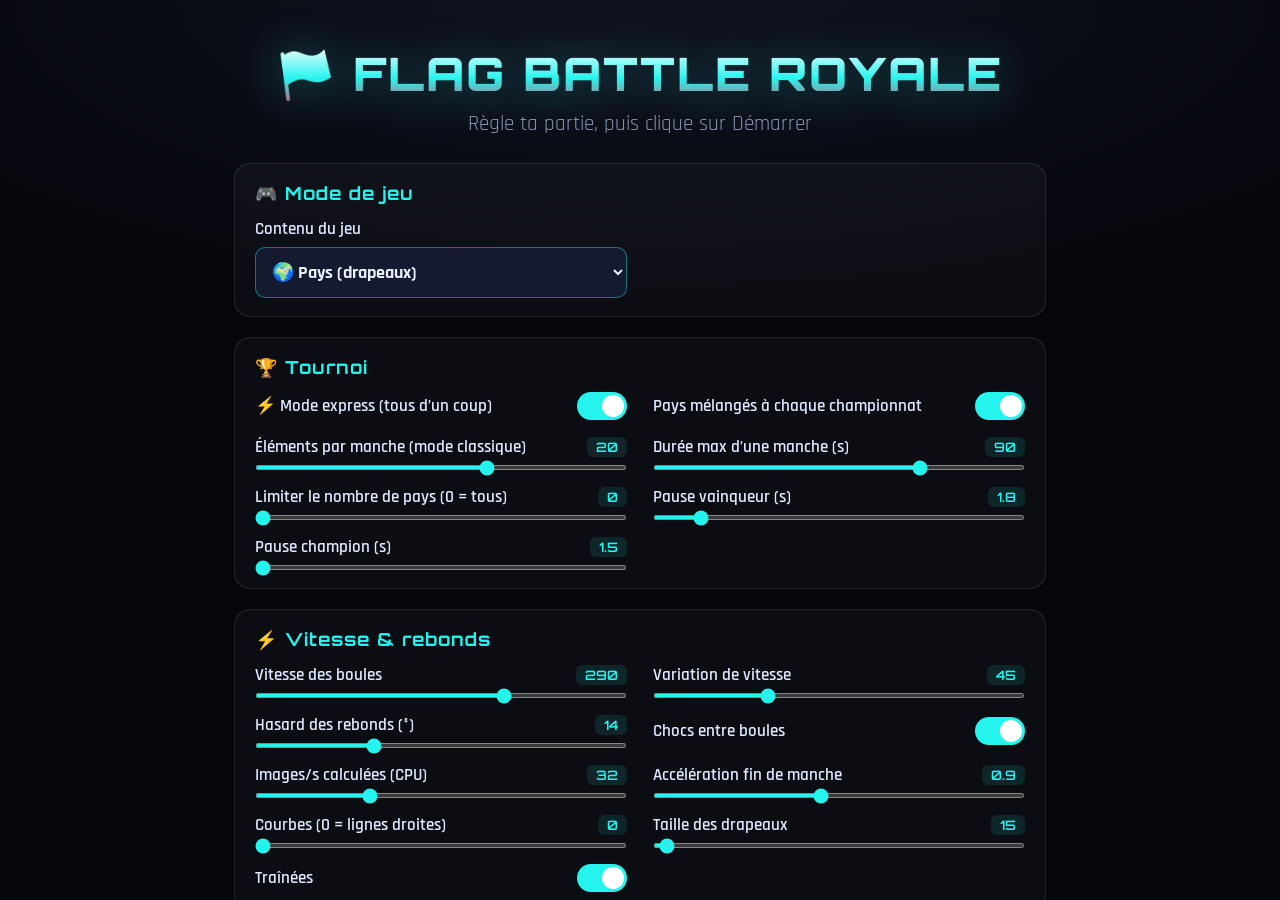
<file: index.html>
<!DOCTYPE html>
<html lang="en" translate="no">
<head>
<meta charset="UTF-8" />
<meta name="viewport" content="width=device-width, initial-scale=1.0" />
<!-- Empêche la bulle "Traduire cette page ?" de Google Chrome : en kiosque
     (VPS / OBS) elle s'affichait en blanc en haut à droite DANS le flux. -->
<meta name="google" content="notranslate" />
<title>Flag Battle Royale · Live</title>
<link rel="preconnect" href="https://fonts.googleapis.com" />
<link rel="preconnect" href="https://fonts.gstatic.com" crossorigin />
<link href="https://fonts.googleapis.com/css2?family=Orbitron:wght@500;700;900&family=Rajdhani:wght@500;600;700&display=swap" rel="stylesheet" />
<link rel="stylesheet" href="css/styles.css" />
</head>
<body>

<!-- ===================== PAGE D'ACCUEIL (réglages) ===================== -->
<div id="home">
  <div class="home-scroll">
    <div class="home-head">
      <div class="home-logo">🏁 FLAG BATTLE ROYALE</div>
      <div class="home-sub">Règle ta partie, puis clique sur Démarrer</div>
    </div>
    <div id="homeForm"></div>
    <div class="home-actions">
      <button id="btnStart" class="home-start">▶&nbsp; DÉMARRER</button>
      <div class="home-secondary">
        <button id="btnFullscreen" class="home-btn">⛶ Plein écran</button>
        <button id="btnDefaults" class="home-btn">↩ Valeurs par défaut</button>
        <button id="btnResetStats" class="home-btn">🗑 Réinitialiser le classement</button>
      </div>
      <div class="home-hint">Pour OBS / TikTok LIVE Studio : ajoute <code>?go=1</code> à la fin de l'URL pour lancer directement. Le bouton <b>Plein écran</b> (ou <code>F11</code>) masque tes onglets ; une source <b>Navigateur</b> dans OBS ne capture de toute façon jamais le navigateur.</div>
    </div>
  </div>
  <div id="homeToast"></div>
</div>

<!-- ===================== LE LIVE ===================== -->
<div id="stage" style="display:none">

  <div id="topbar">
    <div id="roundLabel">QUALIFYING</div>
    <div id="timerPill"><span id="tpRound">QUALIFYING</span><span>·</span><span class="sub" id="tpTime">00:00</span></div>
    <div id="titleHolder" style="display:none"></div>
  </div>

  <!-- COLONNE GAUCHE : champions -->
  <div id="leaderboard" class="side-col">
    <div id="lbTitle" class="lb-title">🏆 CHAMPIONS</div>
    <div id="lbViewport" class="lb-viewport"><div id="lbTrack" class="lb-track"></div></div>
  </div>

  <!-- COLONNE GAUCHE (bas, mode express) : derniers éliminés -->
  <div id="lastout" class="side-col">
    <div class="lb-title"><span id="loTitle">❌ LAST OUT</span></div>
    <div id="loViewport" class="lb-viewport"><div id="loTrack" class="lb-track"></div></div>
  </div>

  <!-- COLONNE DROITE : qualifiés (classique) / survivants (express) -->
  <div id="qualified" class="side-col">
    <div class="lb-title"><span id="qTitle">✅ QUALIFIED</span><span id="qCount" class="q-count">0</span></div>
    <div id="qViewport" class="lb-viewport"><div id="qTrack" class="lb-track"></div></div>
  </div>

  <div id="arenaWrap">
    <div id="aliveTag"><b id="aliveN">0</b> IN THE RING</div>
    <canvas id="arena"></canvas>
  </div>

  <div id="winnerBanner">
    <div class="wb-title" id="wbTitle">HEAT WINNER</div>
    <img class="wb-flag" id="wbFlag" alt="" />
    <div class="wb-name" id="wbName">—</div>
    <div class="wb-sub" id="wbSub"></div>
  </div>

  <!-- Les pays de la manche en cours (barrés quand éliminés) -->
  <div id="heatRoster"><div id="hrGrid"></div></div>

  <div id="progressWrap">
    <div id="progressLabelRow">
      <div class="l"><b id="progDone">0</b> / <span id="progTotal">0</span> <span id="progNoun">FLAGS</span></div>
      <div class="r" id="progStage">QUALIFYING STAGE</div>
    </div>
    <div id="progressTrack"><div id="progressFill"></div></div>
  </div>

  <!-- Champions en une seule ligne (mode express) -->
  <div id="champStrip"></div>

  <div id="confetti"></div>
</div>

<!-- boutons discrets (se cachent quand la souris est immobile ; jamais capturés par une source Navigateur OBS) -->
<button id="homeToggle" title="Réglages (retour au menu)">⚙</button>
<button id="fsToggle" title="Plein écran / Fenêtre">⛶</button>

<script src="js/config.js"></script>
<script src="js/countries.js"></script>
<script src="js/modes.js"></script>
<script src="js/sfx.js"></script>
<script src="js/leaderboard.js"></script>
<script src="js/engine.js"></script>
<script src="js/home.js"></script>
<script src="js/main.js"></script>
</body>
</html>
</file>
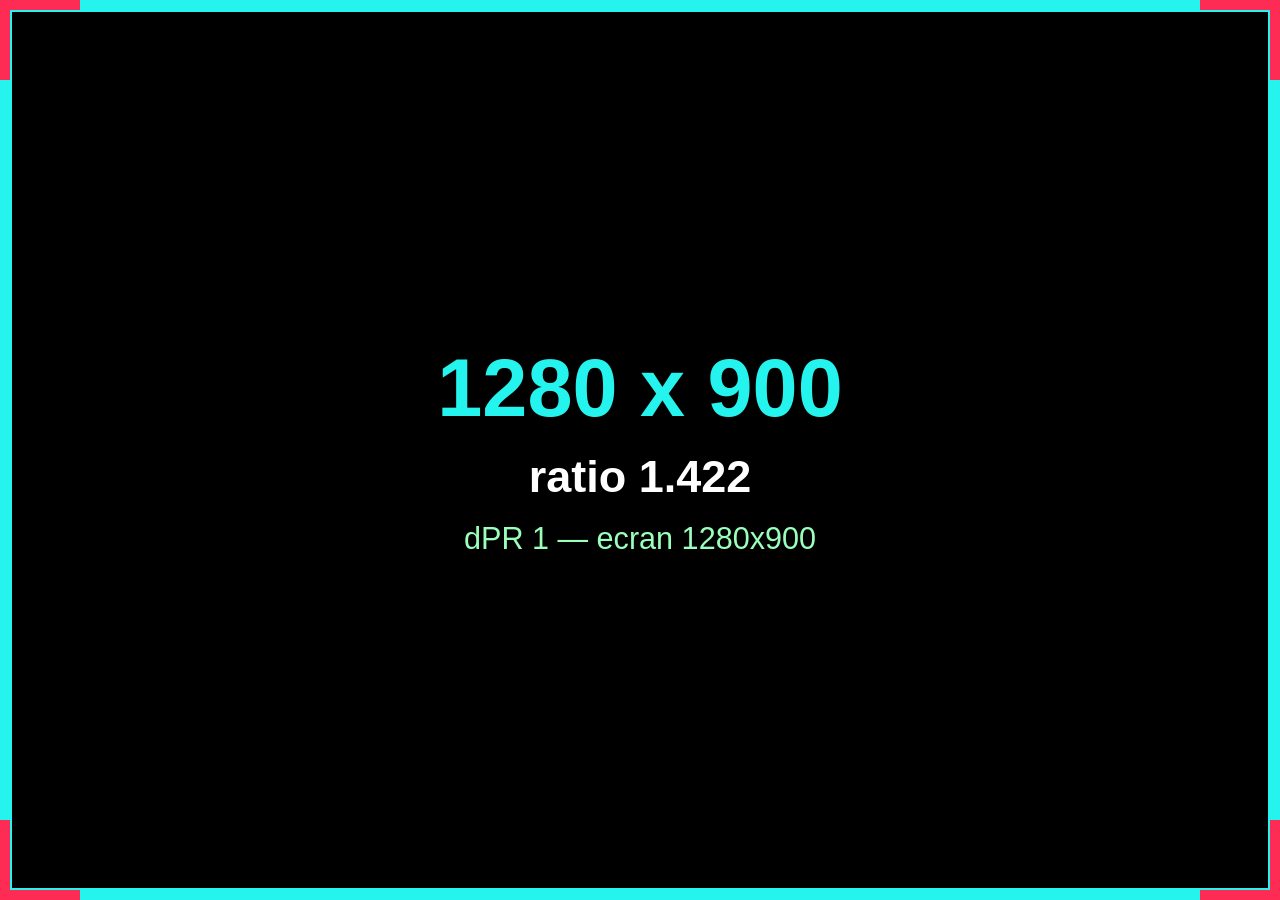
<file: diag.html>
<!DOCTYPE html>
<html lang="en"><head><meta charset="utf-8">
<meta name="viewport" content="width=device-width,initial-scale=1">
<title>DIAG — taille réelle de la source</title>
<style>
  html,body{margin:0;height:100%;background:#000;color:#fff;font-family:Arial,Helvetica,sans-serif;overflow:hidden}
  #box{position:fixed;inset:0;border:12px solid #25F4EE;box-sizing:border-box;display:flex;
       align-items:center;justify-content:center;flex-direction:column;gap:18px;text-align:center}
  #size{font-size:9vmin;font-weight:900;color:#25F4EE;line-height:1.1}
  #ratio{font-size:5vmin;font-weight:700}
  #dpr{font-size:3.4vmin;color:#9fb}
  .c{position:fixed;width:70px;height:70px;border:10px solid #FE2C55}
  .tl{top:0;left:0;border-right:0;border-bottom:0}
  .tr{top:0;right:0;border-left:0;border-bottom:0}
  .bl{bottom:0;left:0;border-right:0;border-top:0}
  .br{bottom:0;right:0;border-left:0;border-top:0}
</style></head><body>
<div id="box">
  <div id="size">…</div>
  <div id="ratio"></div>
  <div id="dpr"></div>
</div>
<div class="c tl"></div><div class="c tr"></div><div class="c bl"></div><div class="c br"></div>
<script>
function upd(){
  var w=window.innerWidth,h=window.innerHeight;
  document.getElementById('size').textContent=w+' x '+h;
  var r=w/h;
  document.getElementById('ratio').textContent =
    (r<0.62 ? 'VERTICAL 9:16 — OK' : (Math.abs(r-16/9)<0.2 ? '16:9 PAYSAGE — probleme' : 'ratio '+r.toFixed(3)));
  document.getElementById('dpr').textContent='dPR '+(window.devicePixelRatio||1)+' — ecran '+screen.width+'x'+screen.height;
}
addEventListener('resize',upd); upd(); setInterval(upd,1000);
</script></body></html>
</file>
<file: css/styles.css>
/* =======================================================================
   Flag Battle Royale — layout épuré pour TikTok Live (9:16)
   Zone basse et bord droit laissés libres pour l'UI native de TikTok
   (commentaires, cadeaux, boutons). Couleurs pilotées par CONFIG.
   ======================================================================= */
:root{
  --bg-0:#000; --bg-1:#0b0b10;
  --ring:#fff; --gap:#FE2C55;
  --cyan:#25F4EE; --accent:#FE2C55;
  --text:#eaf2ff; --text-dim:#8792ad;
}
*{box-sizing:border-box;margin:0;padding:0}
html,body{height:100%;background:#000;font-family:'Rajdhani',system-ui,sans-serif;color:var(--text);overflow:hidden}

#stage{
  position:absolute;top:50%;left:50%;width:1080px;height:1920px;transform-origin:center center;
  background:
    radial-gradient(120% 70% at 55% 38%, rgba(37,244,238,.06) 0%, transparent 60%),
    linear-gradient(180deg, var(--bg-1) 0%, var(--bg-0) 100%);
  overflow:hidden;
}

/* ---------- ROUND LABEL + TIMER (centrés sur le cercle) ---------- */
#topbar{position:absolute;top:44px;left:0;right:0;z-index:6;display:flex;flex-direction:column;align-items:center;text-align:center}
#roundLabel{font-family:'Orbitron';font-weight:900;font-size:78px;line-height:1;letter-spacing:4px;text-transform:uppercase;
  background:linear-gradient(180deg,#fff 0%,var(--cyan) 60%,var(--accent) 130%);-webkit-background-clip:text;background-clip:text;-webkit-text-fill-color:transparent;
  filter:drop-shadow(0 3px 24px rgba(37,244,238,.35))}
#timerPill{margin-top:14px;font-family:'Orbitron';font-weight:700;font-size:32px;letter-spacing:3px;color:var(--text);
  background:rgba(255,255,255,.05);border:2px solid color-mix(in srgb,var(--cyan) 55%,transparent);padding:8px 28px;border-radius:999px;display:flex;align-items:center;gap:14px}
#timerPill .sub{color:var(--cyan)}
#timerPill.low{border-color:var(--accent);color:#ff8ba3;animation:lowblink .9s infinite}
@keyframes lowblink{50%{opacity:.55}}

/* ---------- COLONNES LATÉRALES (champions à gauche, qualifiés à droite) ---------- */
.side-col{position:absolute;top:330px;width:240px;height:1010px;z-index:5;
  background:linear-gradient(180deg,rgba(12,14,24,.9),rgba(6,7,14,.8));border:1px solid rgba(37,244,238,.22);border-radius:16px;
  padding:14px 9px;display:flex;flex-direction:column}
#leaderboard{left:18px}
#qualified{right:18px;border-color:rgba(90,255,168,.2)}
.lb-title{font-family:'Orbitron';font-weight:700;font-size:22px;letter-spacing:1px;color:var(--cyan);text-align:center;margin-bottom:10px;
  text-shadow:0 0 14px rgba(37,244,238,.4);display:flex;align-items:center;justify-content:center;gap:8px}
#qualified .lb-title{color:#5affa8;text-shadow:0 0 14px rgba(90,255,168,.4)}
.q-count{font-family:'Orbitron';font-size:15px;color:#04121a;background:#5affa8;border-radius:8px;padding:1px 8px;font-weight:700}
.q-check{width:22px;flex:0 0 22px;text-align:center;color:#5affa8;font-weight:700;font-size:18px}
.lb-viewport{position:relative;flex:1;overflow:hidden}
.lb-viewport.scrolling{
  -webkit-mask-image:linear-gradient(180deg,transparent 0,#000 6%,#000 94%,transparent 100%);
  mask-image:linear-gradient(180deg,transparent 0,#000 6%,#000 94%,transparent 100%)}
.lb-track{position:absolute;left:0;right:0;top:0;will-change:transform}
.lb-row{display:flex;align-items:center;gap:6px;padding:7px 6px;border-radius:10px;margin-bottom:6px;background:rgba(255,255,255,.06)}
.lb-row.top{background:rgba(37,244,238,.14);border:1px solid rgba(37,244,238,.3)}
.lb-rank{width:24px;flex:0 0 24px;text-align:center;font-family:'Orbitron';font-weight:700;font-size:20px;color:#c3ccdf}
.lb-flag{width:36px;height:36px;flex:0 0 36px;border-radius:50%;object-fit:cover;border:2px solid rgba(255,255,255,.45)}
.lb-name{flex:1;min-width:0;font-weight:700;font-size:26px;color:#fff;white-space:nowrap;overflow:hidden;text-overflow:ellipsis;text-shadow:0 1px 3px rgba(0,0,0,.9)}
.lb-count{flex:0 0 auto;min-width:26px;text-align:right;font-family:'Orbitron';font-weight:700;font-size:25px;color:var(--cyan)}
.lb-empty{color:var(--text-dim);text-align:center;font-size:23px;line-height:1.5;margin-top:40px;font-weight:600}
.lb-empty sup{font-size:.7em}

/* ---------- ARENA (le cercle, centré) ---------- */
#arenaWrap{position:absolute;left:50%;transform:translateX(-50%);top:360px;width:560px;height:560px;z-index:3}

/* =======================================================================
   MODE EXPRESS : tous les drapeaux d'un coup → grand cercle, pas de
   colonne "qualifiés", pas de liste de noms sous le cercle.
   ======================================================================= */
/* Mode express = ÉPURÉ : uniquement la colonne des champions à gauche,
   et un grand cercle qui occupe tout l'espace restant. */
#stage.express #heatRoster,
#stage.express #qualified,
#stage.express #lastout{display:none}
#stage.express #leaderboard{left:18px;right:auto;width:250px;top:300px;height:1046px}
#stage.express .lb-rank{width:22px;flex:0 0 22px}
#stage.express #arenaWrap{left:286px;transform:none;top:352px;width:776px;height:776px}
#stage.express #progressWrap{left:286px;right:18px;top:1176px}
#stage.express #winnerBanner{left:674px;top:520px;width:600px}
#stage.express #topbar{left:270px;right:18px}
#stage.express #aliveTag{top:-46px;font-size:32px}
#stage.express #aliveTag b{font-size:36px}

/* bandeau champions (une ligne) */
#champStrip{position:absolute;left:60px;right:60px;top:1408px;z-index:6;display:none;
  align-items:center;justify-content:center;gap:14px;flex-wrap:nowrap;overflow:hidden}
.cs-lead{font-size:30px;flex:0 0 auto}
.cs-empty{font-family:'Rajdhani';font-weight:700;font-size:26px;color:var(--text-dim)}
.cs-item{display:flex;align-items:center;gap:7px;font-family:'Rajdhani';font-size:26px;font-weight:700;
  background:rgba(255,255,255,.05);border:1px solid rgba(255,255,255,.12);border-radius:999px;padding:6px 14px 6px 10px;white-space:nowrap}
.cs-item.first{background:rgba(37,244,238,.13);border-color:rgba(37,244,238,.4)}
.cs-item img{width:30px;height:30px;border-radius:50%;object-fit:cover;border:1px solid rgba(255,255,255,.35)}
.cs-item b{color:#fff;font-weight:700}
.cs-item i{font-family:'Orbitron';font-style:normal;font-size:23px;color:var(--cyan)}

/* ---------- ROSTER de la manche (sous le cercle) ---------- */
#heatRoster{position:absolute;left:250px;right:250px;top:940px;z-index:6}
#hrGrid{display:flex;flex-wrap:wrap;justify-content:center;gap:9px}
.hr-chip{width:184px;display:flex;align-items:center;gap:9px;background:rgba(255,255,255,.07);border:1px solid rgba(255,255,255,.16);border-radius:10px;padding:8px 11px;transition:opacity .3s}
.hr-chip img{width:34px;height:34px;flex:0 0 34px;border-radius:50%;object-fit:cover;border:2px solid rgba(255,255,255,.45)}
.hr-chip span{font-weight:700;font-size:25px;white-space:nowrap;overflow:hidden;text-overflow:ellipsis;color:#fff;text-shadow:0 1px 3px rgba(0,0,0,.9)}
.hr-chip.out{opacity:.35}
.hr-chip.out span{text-decoration:line-through;color:var(--accent)}
.hr-chip.out img{filter:grayscale(1)}
.hr-chip.win{border-color:var(--cyan);box-shadow:0 0 16px rgba(37,244,238,.4);background:rgba(37,244,238,.12)}
.hr-chip.win span{color:#fff}
/* mode compact : beaucoup de participants (ex. 20 par manche) → 4 colonnes */
#hrGrid.compact{gap:7px}
#hrGrid.compact .hr-chip{width:136px;gap:6px;padding:5px 8px;border-radius:9px}
#hrGrid.compact .hr-chip img{width:26px;height:26px;flex:0 0 26px;border-width:1px}
#hrGrid.compact .hr-chip span{font-size:20px}
#arena{width:100%;height:100%;display:block}
#aliveTag{position:absolute;top:-4px;left:50%;transform:translateX(-50%);font-family:'Rajdhani';font-weight:700;font-size:28px;color:var(--text-dim);letter-spacing:2px;text-transform:uppercase;white-space:nowrap}
#aliveTag b{color:var(--cyan);font-family:'Orbitron'}
/* états spectaculaires */
#aliveTag.sudden{font-family:'Orbitron';font-weight:900;font-size:32px;color:var(--sd);
  text-shadow:0 0 18px var(--sd);animation:sdPulse .55s ease-in-out infinite}
#aliveTag.duel{font-family:'Orbitron';font-weight:900;font-size:34px;color:#fff;
  text-shadow:0 0 20px var(--accent),0 0 40px var(--accent);animation:sdPulse .7s ease-in-out infinite}
@keyframes sdPulse{0%,100%{transform:translateX(-50%) scale(1)}50%{transform:translateX(-50%) scale(1.09)}}

/* ---------- WINNER / CHAMPION BANNER ---------- */
#winnerBanner{position:absolute;top:430px;left:50%;transform:translateX(-50%) scale(.8);width:520px;display:none;flex-direction:column;align-items:center;z-index:20;opacity:0;
  transition:opacity .35s ease,transform .35s cubic-bezier(.2,1.4,.4,1)}
#winnerBanner.show{display:flex;opacity:1;transform:translateX(-50%) scale(1)}
#winnerBanner.champion{top:400px}
.wb-title{font-family:'Orbitron';font-weight:900;font-size:40px;letter-spacing:3px;color:var(--cyan);text-shadow:0 0 22px rgba(37,244,238,.55);text-transform:uppercase;text-align:center}
#winnerBanner.champion .wb-title{color:var(--gap);text-shadow:0 0 24px rgba(254,44,85,.6)}
.wb-flag{margin:22px 0 16px;width:230px;height:230px;border-radius:50%;border:7px solid var(--cyan);
  box-shadow:0 0 55px rgba(37,244,238,.6),0 0 110px rgba(37,244,238,.25);object-fit:cover;background:#111;animation:wbspin 6s linear infinite}
#winnerBanner.champion .wb-flag{width:300px;height:300px;border-color:var(--gap);box-shadow:0 0 60px rgba(254,44,85,.65),0 0 120px rgba(254,44,85,.3)}
@keyframes wbspin{to{transform:rotate(360deg)}}
.wb-name{font-family:'Orbitron';font-weight:900;font-size:64px;letter-spacing:2px;text-align:center;color:#fff;filter:drop-shadow(0 3px 18px rgba(37,244,238,.4));text-transform:uppercase}
.wb-sub{margin-top:8px;font-size:32px;font-weight:700;color:var(--text-dim);letter-spacing:2px;text-transform:uppercase}

/* ---------- PROGRESS (sous le cercle) ---------- */
#progressWrap{position:absolute;left:262px;right:262px;top:1180px;z-index:6}
#progressLabelRow{display:flex;justify-content:space-between;align-items:baseline;margin-bottom:8px;font-family:'Orbitron';font-weight:700;letter-spacing:1px}
#progressLabelRow .l{font-size:28px;color:var(--text)}
#progressLabelRow .l b{color:var(--cyan)}
#progressLabelRow .r{font-size:22px;color:var(--text-dim)}
#progressTrack{height:22px;border-radius:999px;background:rgba(255,255,255,.06);border:1px solid rgba(255,255,255,.12);overflow:hidden}
#progressFill{height:100%;width:0%;background:linear-gradient(90deg,var(--cyan),var(--accent));box-shadow:0 0 20px rgba(37,244,238,.4);transition:width .6s ease}

/* ---------- CONFETTI ---------- */
#confetti{position:absolute;inset:0;z-index:19;pointer-events:none;overflow:hidden}
.confetti-piece{position:absolute;top:-20px;border-radius:2px;animation:confFall linear forwards}
@keyframes confFall{0%{transform:translateY(0) translateX(0) rotate(0);opacity:1}100%{transform:translateY(2050px) translateX(var(--x)) rotate(var(--rot));opacity:.9}}

/* ---------- TENANT DU TITRE (discret) ---------- */
#titleHolder{margin-top:12px;display:flex;align-items:center;gap:10px;
  font-family:'Rajdhani';font-weight:700;font-size:23px;color:#cfd8ee;
  background:rgba(255,255,255,.05);border:1px solid rgba(255,255,255,.12);border-radius:999px;padding:5px 16px;opacity:.9}
#titleHolder img{width:26px;height:26px;border-radius:50%;object-fit:cover;border:1px solid rgba(255,255,255,.35)}
#titleHolder .th-label{color:var(--cyan);letter-spacing:1px;text-transform:uppercase;font-size:19px}
#titleHolder .th-name{color:#fff;font-weight:700}
#titleHolder .th-streak{font-family:'Orbitron';font-size:17px;font-weight:700;color:#04121a;background:var(--gap);
  border-radius:8px;padding:2px 9px;letter-spacing:1px}

/* =======================================================================
   PAGE D'ACCUEIL (réglages)
   ======================================================================= */
#home{position:fixed;inset:0;z-index:200;overflow-y:auto;display:flex;justify-content:center;
  background:radial-gradient(120% 60% at 50% 0%, #10131f 0%, #05060c 60%);font-family:'Rajdhani'}
#home.hidden{display:none}
.home-scroll{width:100%;max-width:860px;padding:44px 24px 70px}
.home-head{text-align:center;margin-bottom:26px}
.home-logo{font-family:'Orbitron';font-weight:900;font-size:46px;letter-spacing:2px;
  background:linear-gradient(180deg,#fff 0%,var(--cyan) 60%,var(--accent) 120%);-webkit-background-clip:text;background-clip:text;-webkit-text-fill-color:transparent;
  filter:drop-shadow(0 3px 22px rgba(37,244,238,.35))}
.home-sub{color:var(--text-dim);font-size:21px;margin-top:8px}
.h-sec{margin-bottom:20px;background:rgba(255,255,255,.03);border:1px solid rgba(255,255,255,.09);border-radius:16px;padding:18px 20px}
.h-sec-title{font-family:'Orbitron';font-weight:700;font-size:18px;letter-spacing:1px;color:var(--cyan);margin-bottom:14px}
.h-grid{display:grid;grid-template-columns:1fr 1fr;gap:16px 26px}
.h-cell{display:flex;flex-direction:column;gap:7px}
.h-label{display:flex;justify-content:space-between;align-items:center;font-size:17px;font-weight:600;color:#dfe8ff}
.h-val{font-family:'Orbitron';font-size:13px;color:var(--cyan);background:rgba(37,244,238,.1);padding:2px 9px;border-radius:6px}
.h-cell input[type=range]{width:100%;accent-color:var(--cyan);height:5px}
.h-cell-bool{flex-direction:row;justify-content:space-between;align-items:center}
.h-toggle{width:50px;height:28px;flex:0 0 50px;-webkit-appearance:none;appearance:none;background:#2a3350;border-radius:20px;position:relative;cursor:pointer;transition:background .2s}
.h-toggle:checked{background:var(--cyan)}
.h-toggle::after{content:"";position:absolute;top:3px;left:3px;width:22px;height:22px;border-radius:50%;background:#fff;transition:left .2s}
.h-toggle:checked::after{left:25px}
.h-cell input[type=color]{width:60px;height:34px;border:none;background:none;cursor:pointer;align-self:flex-start}
.h-select{background:#141a30;border:1px solid rgba(37,244,238,.4);color:#eaf2ff;border-radius:10px;padding:12px 12px;font-size:18px;font-family:'Rajdhani';font-weight:700;cursor:pointer}
.home-actions{text-align:center;margin-top:14px}
.home-start{font-family:'Orbitron';font-weight:900;font-size:32px;letter-spacing:3px;color:#04121a;cursor:pointer;
  background:linear-gradient(90deg,var(--cyan),#7af7ff 55%,var(--cyan));border:none;border-radius:16px;padding:20px 70px;
  box-shadow:0 0 44px rgba(37,244,238,.45);transition:transform .12s}
.home-start:hover{transform:translateY(-2px)}
.home-secondary{margin-top:18px;display:flex;gap:12px;justify-content:center;flex-wrap:wrap}
.home-btn{font-family:'Rajdhani';font-weight:700;font-size:16px;color:#dce6ff;background:rgba(255,255,255,.05);border:1px solid rgba(255,255,255,.18);border-radius:10px;padding:11px 18px;cursor:pointer}
.home-btn:hover{background:rgba(255,255,255,.1)}
.home-hint{margin-top:20px;color:var(--text-dim);font-size:16px;line-height:1.5}
.home-hint code{background:rgba(255,255,255,.1);padding:2px 7px;border-radius:5px;color:#fff;font-family:'Orbitron';font-size:14px}
/* boutons discrets du live (plein écran + retour réglages) */
#fsToggle,#homeToggle{position:fixed;top:14px;z-index:150;width:50px;height:50px;border-radius:50%;
  border:1px solid rgba(140,180,255,.4);background:rgba(10,14,30,.8);color:#cfe0ff;font-size:22px;cursor:pointer;
  transition:opacity .4s ease,transform .2s ease}
#fsToggle{right:14px}
#homeToggle{right:74px}
#fsToggle:hover,#homeToggle:hover{transform:scale(1.08)}
#fsToggle.fs-hidden,#homeToggle.fs-hidden{opacity:0;pointer-events:none}

#homeToast{position:fixed;bottom:24px;left:50%;transform:translateX(-50%) translateY(20px);z-index:201;
  background:rgba(10,14,26,.96);border:1px solid var(--cyan);color:#fff;padding:12px 22px;border-radius:12px;font-weight:700;opacity:0;pointer-events:none;transition:opacity .25s,transform .25s}
#homeToast.show{opacity:1;transform:translateX(-50%) translateY(0)}
@media (max-width:640px){ .h-grid{grid-template-columns:1fr} .home-logo{font-size:34px} }

/* boutons masqués : on les sort COMPLÈTEMENT du rendu (visibility), sinon le
   navigateur garde une couche de composition active pendant tout le live. */
#fsToggle.fs-hidden,#homeToggle.fs-hidden{visibility:hidden}

/* =======================================================================
   MISE EN PAGE COMPACTE — 1080 × 816
   -----------------------------------------------------------------------
   La source « lien » de TikTok LIVE Studio ne peut pas dépasser la hauteur
   de l'écran physique : elle rend la page dans une fenêtre réelle. Sur un
   écran 1536×864, on récupère 1080×816 et pas 1080×1920.
   Cette mise en page occupe donc EXACTEMENT cette zone : rendu 1:1, aucune
   mise à l'échelle, image parfaitement nette. TikTok remplit le haut et le
   bas du 9:16 avec son chat, ses cadeaux et sa barre de titre.
   Activée automatiquement quand la fenêtre n'est pas verticale, ou de force
   avec ?layout=compact  (et ?layout=tall pour revenir au 1080×1920).
   ======================================================================= */
#stage.compact{width:1080px;height:816px}
#stage.compact #lastout,
#stage.compact #qualified,
#stage.compact #heatRoster,
#stage.compact #champStrip,
#stage.compact #aliveTag{display:none}   /* redondant avec la barre de progression */

#stage.compact #topbar{top:8px;left:300px;right:14px}
#stage.compact #roundLabel{font-size:46px;letter-spacing:3px}
#stage.compact #timerPill{margin-top:8px;font-size:22px;letter-spacing:2px;padding:5px 20px;gap:10px}
#stage.compact #titleHolder{margin-top:6px;font-size:20px}

#stage.compact #leaderboard{left:14px;right:auto;top:14px;width:272px;height:788px;padding:12px 8px}
#stage.compact .lb-title{font-size:20px;margin-bottom:8px}
#stage.compact .lb-row{padding:5px 6px;margin-bottom:5px;gap:5px}
#stage.compact .lb-name{font-size:23px}
#stage.compact .lb-flag{width:28px;height:28px}
#stage.compact .lb-rank{width:20px;flex:0 0 20px;font-size:18px}
#stage.compact .lb-count{font-size:20px}

#stage.compact #arenaWrap{left:363px;top:120px;transform:none;width:640px;height:640px}

#stage.compact #progressWrap{left:300px;right:14px;top:750px}
#stage.compact #progressLabelRow{font-size:21px}
#stage.compact #progressTrack{height:11px}

#stage.compact #winnerBanner{left:683px;top:400px;width:520px}
#stage.compact .wb-title{font-size:30px;letter-spacing:2px}
#stage.compact .wb-flag{width:150px;height:150px}
#stage.compact #winnerBanner.champion .wb-flag{width:190px;height:190px}
#stage.compact .wb-name{font-size:44px}
#stage.compact .wb-sub{font-size:22px}
</file>
